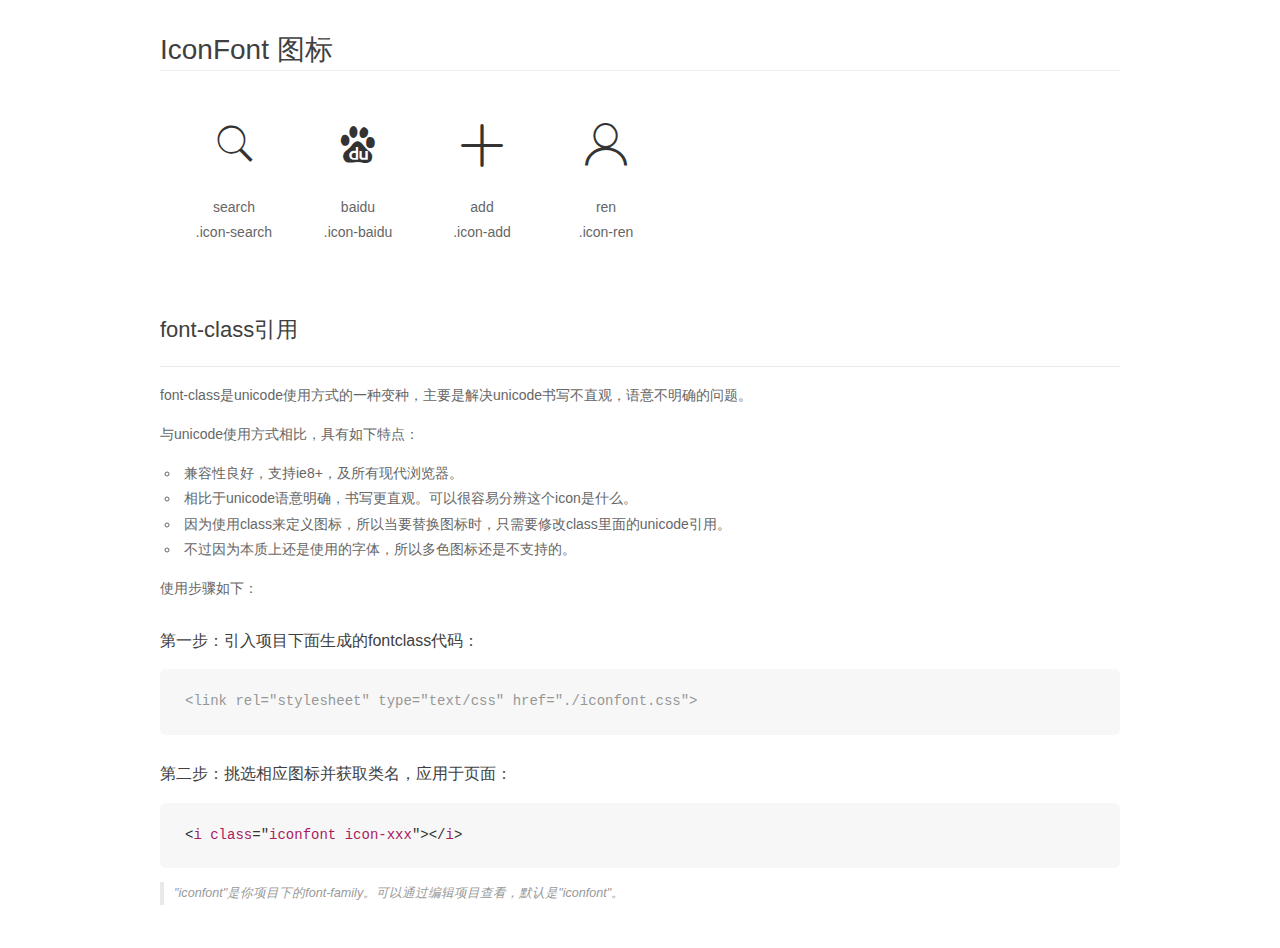
<file: font/demo_fontclass.html>
<!DOCTYPE html>
<html>
<head>
    <meta charset="utf-8"/>
    <title>IconFont</title>
    <link rel="stylesheet" href="demo.css">
    <link rel="stylesheet" href="iconfont.css">
</head>
<body>
    <div class="main markdown">
        <h1>IconFont 图标</h1>
        <ul class="icon_lists clear">
            
                <li>
                <i class="icon iconfont icon-search"></i>
                    <div class="name">search</div>
                    <div class="fontclass">.icon-search</div>
                </li>
            
                <li>
                <i class="icon iconfont icon-baidu"></i>
                    <div class="name">baidu</div>
                    <div class="fontclass">.icon-baidu</div>
                </li>
            
                <li>
                <i class="icon iconfont icon-add"></i>
                    <div class="name">add</div>
                    <div class="fontclass">.icon-add</div>
                </li>
            
                <li>
                <i class="icon iconfont icon-ren"></i>
                    <div class="name">ren</div>
                    <div class="fontclass">.icon-ren</div>
                </li>
            
        </ul>

        <h2 id="font-class-">font-class引用</h2>
        <hr>

        <p>font-class是unicode使用方式的一种变种，主要是解决unicode书写不直观，语意不明确的问题。</p>
        <p>与unicode使用方式相比，具有如下特点：</p>
        <ul>
        <li>兼容性良好，支持ie8+，及所有现代浏览器。</li>
        <li>相比于unicode语意明确，书写更直观。可以很容易分辨这个icon是什么。</li>
        <li>因为使用class来定义图标，所以当要替换图标时，只需要修改class里面的unicode引用。</li>
        <li>不过因为本质上还是使用的字体，所以多色图标还是不支持的。</li>
        </ul>
        <p>使用步骤如下：</p>
        <h3 id="-fontclass-">第一步：引入项目下面生成的fontclass代码：</h3>


        <pre><code class="lang-js hljs javascript"><span class="hljs-comment">&lt;link rel="stylesheet" type="text/css" href="./iconfont.css"&gt;</span></code></pre>
        <h3 id="-">第二步：挑选相应图标并获取类名，应用于页面：</h3>
        <pre><code class="lang-css hljs">&lt;<span class="hljs-selector-tag">i</span> <span class="hljs-selector-tag">class</span>="<span class="hljs-selector-tag">iconfont</span> <span class="hljs-selector-tag">icon-xxx</span>"&gt;&lt;/<span class="hljs-selector-tag">i</span>&gt;</code></pre>
        <blockquote>
        <p>"iconfont"是你项目下的font-family。可以通过编辑项目查看，默认是"iconfont"。</p>
        </blockquote>
    </div>
</body>
</html>
</file>
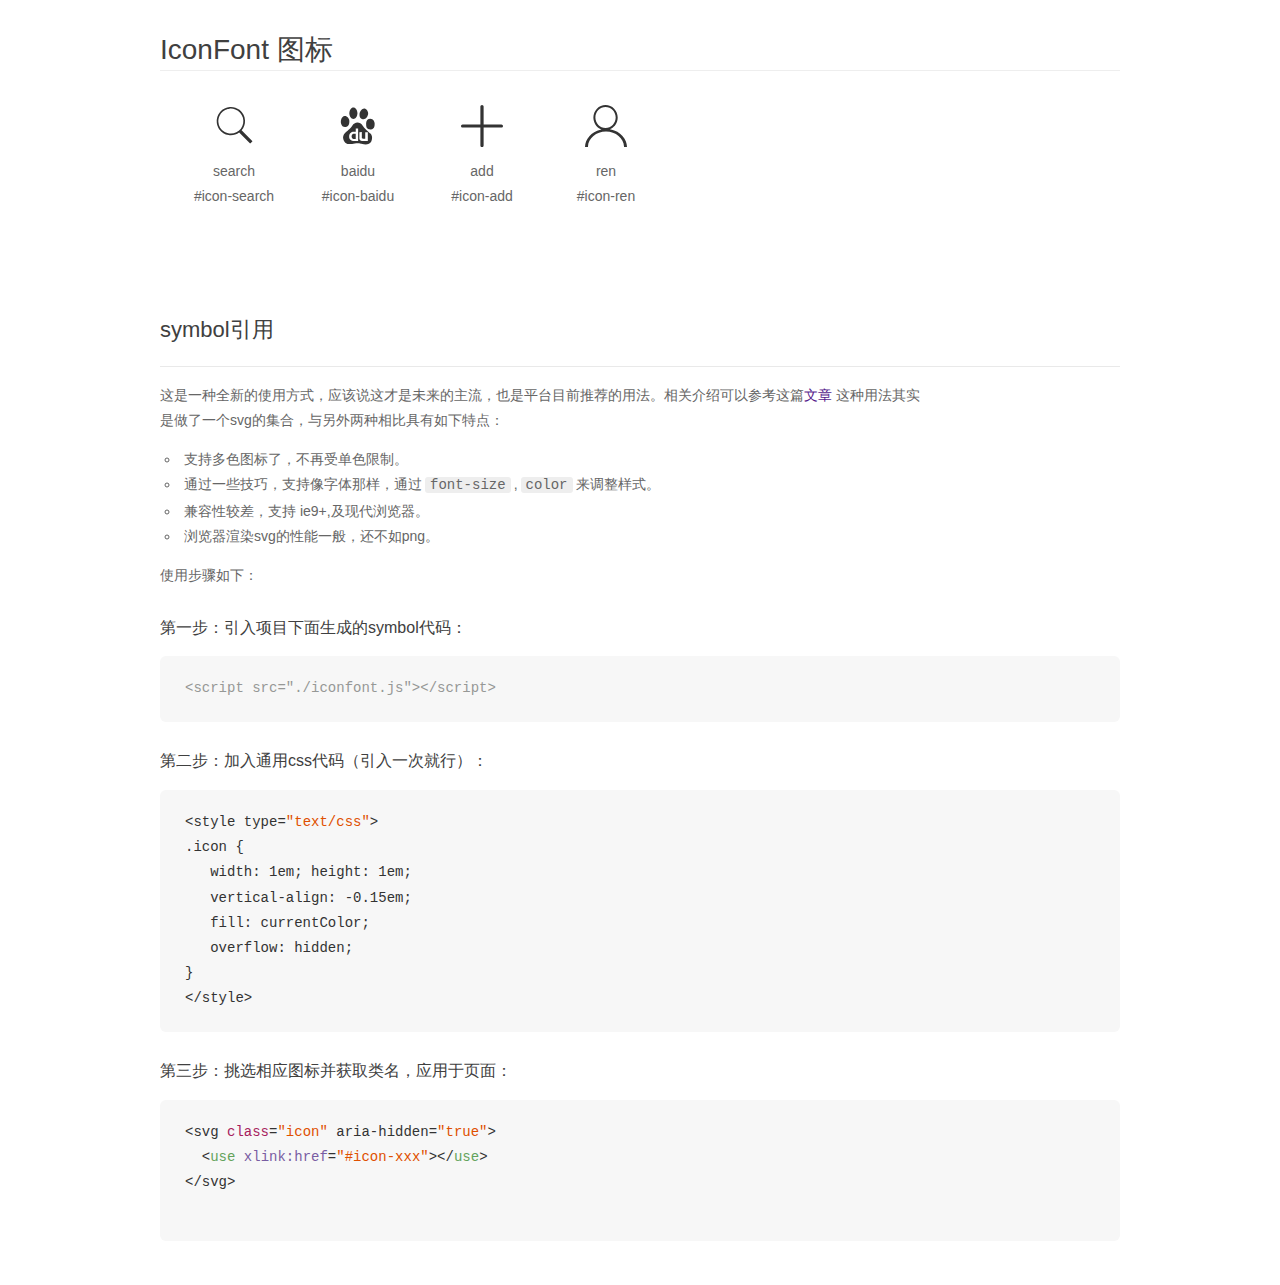
<file: font/demo_symbol.html>
<!DOCTYPE html>
<html>
<head>
    <meta charset="utf-8"/>
    <title>IconFont</title>
    <link rel="stylesheet" href="demo.css">
    <script src="iconfont.js"></script>

    <style type="text/css">
        .icon {
          /* 通过设置 font-size 来改变图标大小 */
          width: 1em; height: 1em;
          /* 图标和文字相邻时，垂直对齐 */
          vertical-align: -0.15em;
          /* 通过设置 color 来改变 SVG 的颜色/fill */
          fill: currentColor;
          /* path 和 stroke 溢出 viewBox 部分在 IE 下会显示
             normalize.css 中也包含这行 */
          overflow: hidden;
        }

    </style>
</head>
<body>
    <div class="main markdown">
        <h1>IconFont 图标</h1>
        <ul class="icon_lists clear">
            
                <li>
                    <svg class="icon" aria-hidden="true">
                        <use xlink:href="#icon-search"></use>
                    </svg>
                    <div class="name">search</div>
                    <div class="fontclass">#icon-search</div>
                </li>
            
                <li>
                    <svg class="icon" aria-hidden="true">
                        <use xlink:href="#icon-baidu"></use>
                    </svg>
                    <div class="name">baidu</div>
                    <div class="fontclass">#icon-baidu</div>
                </li>
            
                <li>
                    <svg class="icon" aria-hidden="true">
                        <use xlink:href="#icon-add"></use>
                    </svg>
                    <div class="name">add</div>
                    <div class="fontclass">#icon-add</div>
                </li>
            
                <li>
                    <svg class="icon" aria-hidden="true">
                        <use xlink:href="#icon-ren"></use>
                    </svg>
                    <div class="name">ren</div>
                    <div class="fontclass">#icon-ren</div>
                </li>
            
        </ul>


        <h2 id="symbol-">symbol引用</h2>
        <hr>

        <p>这是一种全新的使用方式，应该说这才是未来的主流，也是平台目前推荐的用法。相关介绍可以参考这篇<a href="">文章</a>
        这种用法其实是做了一个svg的集合，与另外两种相比具有如下特点：</p>
        <ul>
          <li>支持多色图标了，不再受单色限制。</li>
          <li>通过一些技巧，支持像字体那样，通过<code>font-size</code>,<code>color</code>来调整样式。</li>
          <li>兼容性较差，支持 ie9+,及现代浏览器。</li>
          <li>浏览器渲染svg的性能一般，还不如png。</li>
        </ul>
        <p>使用步骤如下：</p>
        <h3 id="-symbol-">第一步：引入项目下面生成的symbol代码：</h3>
        <pre><code class="lang-js hljs javascript"><span class="hljs-comment">&lt;script src="./iconfont.js"&gt;&lt;/script&gt;</span></code></pre>
        <h3 id="-css-">第二步：加入通用css代码（引入一次就行）：</h3>
        <pre><code class="lang-js hljs javascript">&lt;style type=<span class="hljs-string">"text/css"</span>&gt;
.icon {
   width: <span class="hljs-number">1</span>em; height: <span class="hljs-number">1</span>em;
   vertical-align: <span class="hljs-number">-0.15</span>em;
   fill: currentColor;
   overflow: hidden;
}
&lt;<span class="hljs-regexp">/style&gt;</span></code></pre>
        <h3 id="-">第三步：挑选相应图标并获取类名，应用于页面：</h3>
        <pre><code class="lang-js hljs javascript">&lt;svg <span class="hljs-class"><span class="hljs-keyword">class</span></span>=<span class="hljs-string">"icon"</span> aria-hidden=<span class="hljs-string">"true"</span>&gt;<span class="xml"><span class="hljs-tag">
  &lt;<span class="hljs-name">use</span> <span class="hljs-attr">xlink:href</span>=<span class="hljs-string">"#icon-xxx"</span>&gt;</span><span class="hljs-tag">&lt;/<span class="hljs-name">use</span>&gt;</span>
</span>&lt;<span class="hljs-regexp">/svg&gt;
        </span></code></pre>
    </div>
</body>
</html>
</file>
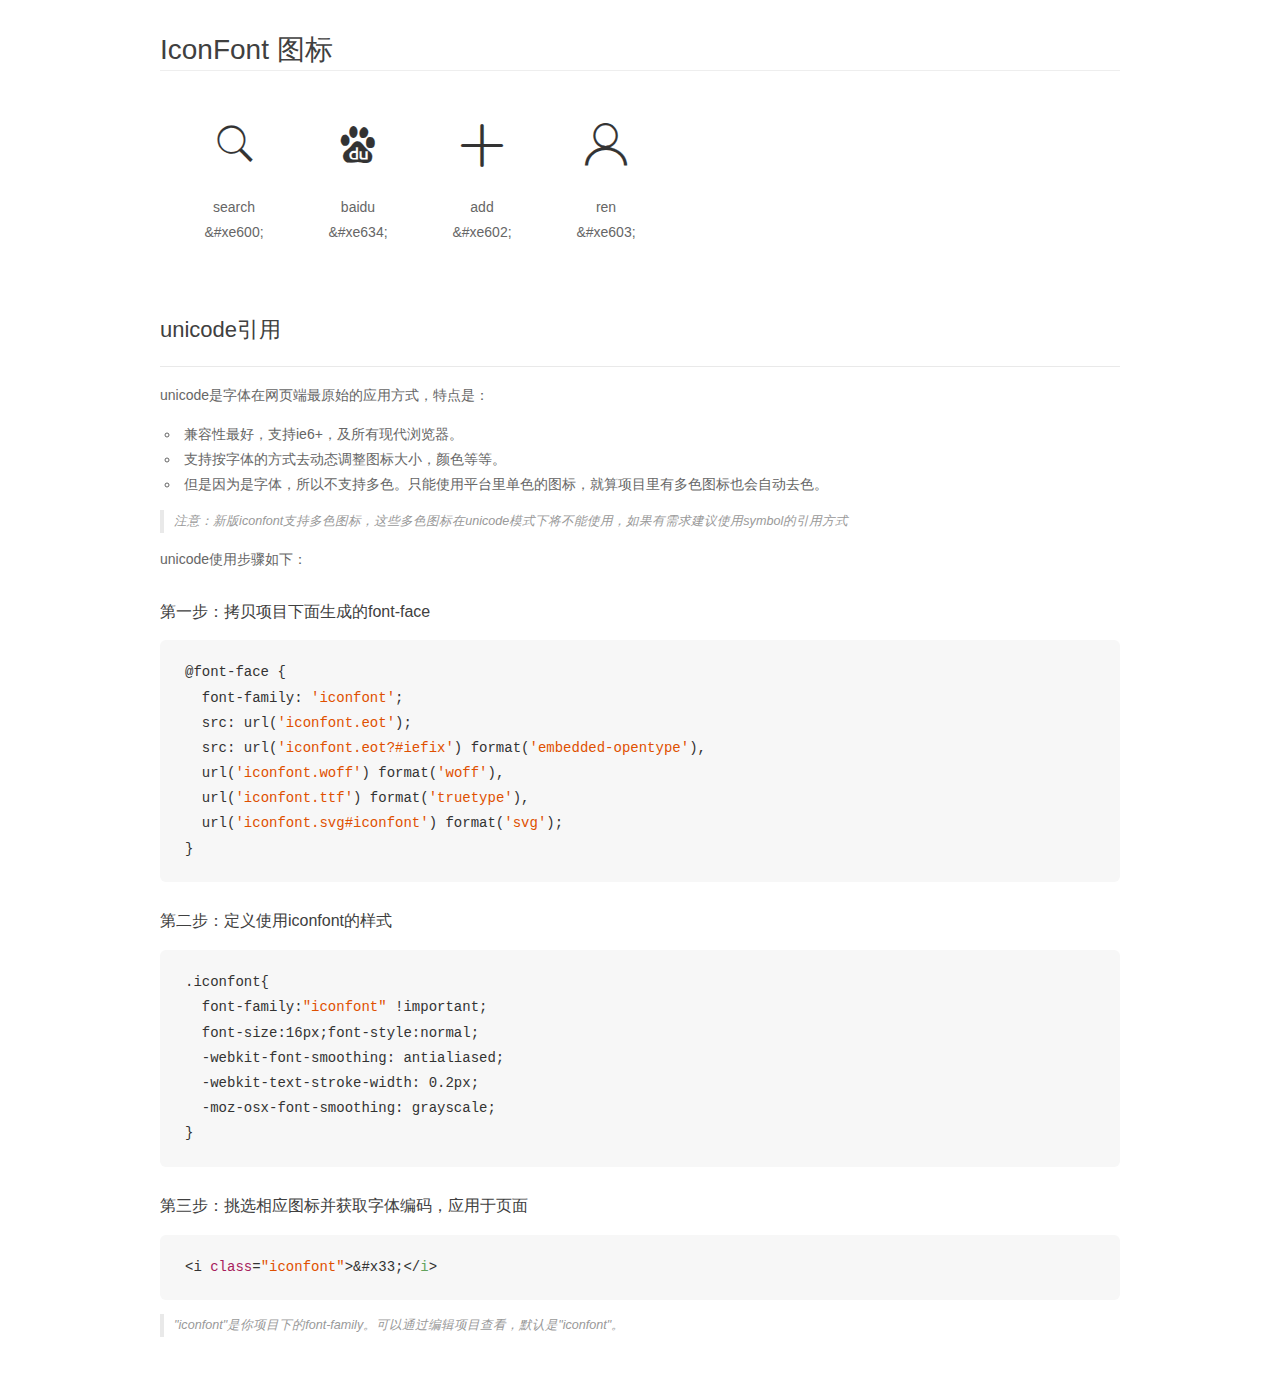
<file: font/demo_unicode.html>
<!DOCTYPE html>
<html>
<head>
    <meta charset="utf-8"/>
    <title>IconFont</title>
    <link rel="stylesheet" href="demo.css">

    <style type="text/css">

        @font-face {font-family: "iconfont";
          src: url('iconfont.eot'); /* IE9*/
          src: url('iconfont.eot#iefix') format('embedded-opentype'), /* IE6-IE8 */
          url('iconfont.woff') format('woff'), /* chrome, firefox */
          url('iconfont.ttf') format('truetype'), /* chrome, firefox, opera, Safari, Android, iOS 4.2+*/
          url('iconfont.svg#iconfont') format('svg'); /* iOS 4.1- */
        }

        .iconfont {
          font-family:"iconfont" !important;
          font-size:16px;
          font-style:normal;
          -webkit-font-smoothing: antialiased;
          -webkit-text-stroke-width: 0.2px;
          -moz-osx-font-smoothing: grayscale;
        }

    </style>
</head>
<body>
    <div class="main markdown">
        <h1>IconFont 图标</h1>
        <ul class="icon_lists clear">
            
                <li>
                <i class="icon iconfont">&#xe600;</i>
                    <div class="name">search</div>
                    <div class="code">&amp;#xe600;</div>
                </li>
            
                <li>
                <i class="icon iconfont">&#xe634;</i>
                    <div class="name">baidu</div>
                    <div class="code">&amp;#xe634;</div>
                </li>
            
                <li>
                <i class="icon iconfont">&#xe602;</i>
                    <div class="name">add</div>
                    <div class="code">&amp;#xe602;</div>
                </li>
            
                <li>
                <i class="icon iconfont">&#xe603;</i>
                    <div class="name">ren</div>
                    <div class="code">&amp;#xe603;</div>
                </li>
            
        </ul>
        <h2 id="unicode-">unicode引用</h2>
        <hr>

        <p>unicode是字体在网页端最原始的应用方式，特点是：</p>
        <ul>
        <li>兼容性最好，支持ie6+，及所有现代浏览器。</li>
        <li>支持按字体的方式去动态调整图标大小，颜色等等。</li>
        <li>但是因为是字体，所以不支持多色。只能使用平台里单色的图标，就算项目里有多色图标也会自动去色。</li>
        </ul>
        <blockquote>
        <p>注意：新版iconfont支持多色图标，这些多色图标在unicode模式下将不能使用，如果有需求建议使用symbol的引用方式</p>
        </blockquote>
        <p>unicode使用步骤如下：</p>
        <h3 id="-font-face">第一步：拷贝项目下面生成的font-face</h3>
        <pre><code class="lang-js hljs javascript">@font-face {
  font-family: <span class="hljs-string">'iconfont'</span>;
  src: url(<span class="hljs-string">'iconfont.eot'</span>);
  src: url(<span class="hljs-string">'iconfont.eot?#iefix'</span>) format(<span class="hljs-string">'embedded-opentype'</span>),
  url(<span class="hljs-string">'iconfont.woff'</span>) format(<span class="hljs-string">'woff'</span>),
  url(<span class="hljs-string">'iconfont.ttf'</span>) format(<span class="hljs-string">'truetype'</span>),
  url(<span class="hljs-string">'iconfont.svg#iconfont'</span>) format(<span class="hljs-string">'svg'</span>);
}
</code></pre>
        <h3 id="-iconfont-">第二步：定义使用iconfont的样式</h3>
        <pre><code class="lang-js hljs javascript">.iconfont{
  font-family:<span class="hljs-string">"iconfont"</span> !important;
  font-size:<span class="hljs-number">16</span>px;font-style:normal;
  -webkit-font-smoothing: antialiased;
  -webkit-text-stroke-width: <span class="hljs-number">0.2</span>px;
  -moz-osx-font-smoothing: grayscale;
}
</code></pre>
        <h3 id="-">第三步：挑选相应图标并获取字体编码，应用于页面</h3>
        <pre><code class="lang-js hljs javascript">&lt;i <span class="hljs-class"><span class="hljs-keyword">class</span></span>=<span class="hljs-string">"iconfont"</span>&gt;&amp;#x33;<span class="xml"><span class="hljs-tag">&lt;/<span class="hljs-name">i</span>&gt;</span></span></code></pre>

        <blockquote>
        <p>"iconfont"是你项目下的font-family。可以通过编辑项目查看，默认是"iconfont"。</p>
        </blockquote>
    </div>


</body>
</html>
</file>
<file: font/iconfont.css>
@font-face {font-family: "iconfont";
  src: url('iconfont.eot?t=1485948931181'); /* IE9*/
  src: url('iconfont.eot?t=1485948931181#iefix') format('embedded-opentype'), /* IE6-IE8 */
  url('iconfont.woff?t=1485948931181') format('woff'), /* chrome, firefox */
  url('iconfont.ttf?t=1485948931181') format('truetype'), /* chrome, firefox, opera, Safari, Android, iOS 4.2+*/
  url('iconfont.svg?t=1485948931181#iconfont') format('svg'); /* iOS 4.1- */
}

.iconfont {
  font-family:"iconfont" !important;
  font-size:16px;
  font-style:normal;
  -webkit-font-smoothing: antialiased;
  -moz-osx-font-smoothing: grayscale;
}

.icon-search:before { content: "\e600"; }

.icon-baidu:before { content: "\e634"; }

.icon-add:before { content: "\e602"; }

.icon-ren:before { content: "\e603"; }
</file>
<file: font/demo.css>
*{margin: 0;padding: 0;list-style: none;}
/*
KISSY CSS Reset
理念：1. reset 的目的不是清除浏览器的默认样式，这仅是部分工作。清除和重置是紧密不可分的。
2. reset 的目的不是让默认样式在所有浏览器下一致，而是减少默认样式有可能带来的问题。
3. reset 期望提供一套普适通用的基础样式。但没有银弹，推荐根据具体需求，裁剪和修改后再使用。
特色：1. 适应中文；2. 基于最新主流浏览器。
维护：玉伯<lifesinger@gmail.com>, 正淳<ragecarrier@gmail.com>
 */

/** 清除内外边距 **/
body, h1, h2, h3, h4, h5, h6, hr, p, blockquote, /* structural elements 结构元素 */
dl, dt, dd, ul, ol, li, /* list elements 列表元素 */
pre, /* text formatting elements 文本格式元素 */
form, fieldset, legend, button, input, textarea, /* form elements 表单元素 */
th, td /* table elements 表格元素 */ {
  margin: 0;
  padding: 0;
}

/** 设置默认字体 **/
body,
button, input, select, textarea /* for ie */ {
  font: 12px/1.5 tahoma, arial, \5b8b\4f53, sans-serif;
}
h1, h2, h3, h4, h5, h6 { font-size: 100%; }
address, cite, dfn, em, var { font-style: normal; } /* 将斜体扶正 */
code, kbd, pre, samp { font-family: courier new, courier, monospace; } /* 统一等宽字体 */
small { font-size: 12px; } /* 小于 12px 的中文很难阅读，让 small 正常化 */

/** 重置列表元素 **/
ul, ol { list-style: none; }

/** 重置文本格式元素 **/
a { text-decoration: none; }
a:hover { text-decoration: underline; }


/** 重置表单元素 **/
legend { color: #000; } /* for ie6 */
fieldset, img { border: 0; } /* img 搭车：让链接里的 img 无边框 */
button, input, select, textarea { font-size: 100%; } /* 使得表单元素在 ie 下能继承字体大小 */
/* 注：optgroup 无法扶正 */

/** 重置表格元素 **/
table { border-collapse: collapse; border-spacing: 0; }

/* 清除浮动 */
.ks-clear:after, .clear:after {
  content: '\20';
  display: block;
  height: 0;
  clear: both;
}
.ks-clear, .clear {
  *zoom: 1;
}

.main {
  padding: 30px 100px;
width: 960px;
margin: 0 auto;
}
.main h1{font-size:36px; color:#333; text-align:left;margin-bottom:30px; border-bottom: 1px solid #eee;}

.helps{margin-top:40px;}
.helps pre{
  padding:20px;
  margin:10px 0;
  border:solid 1px #e7e1cd;
  background-color: #fffdef;
  overflow: auto;
}

.icon_lists{
  width: 100% !important;

}

.icon_lists li{
  float:left;
  width: 100px;
  height:180px;
  text-align: center;
  list-style: none !important;
}
.icon_lists .icon{
  font-size: 42px;
  line-height: 100px;
  margin: 10px 0;
  color:#333;
  -webkit-transition: font-size 0.25s ease-out 0s;
  -moz-transition: font-size 0.25s ease-out 0s;
  transition: font-size 0.25s ease-out 0s;

}
.icon_lists .icon:hover{
  font-size: 100px;
}



.markdown {
  color: #666;
  font-size: 14px;
  line-height: 1.8;
}

.highlight {
  line-height: 1.5;
}

.markdown img {
  vertical-align: middle;
  max-width: 100%;
}

.markdown h1 {
  color: #404040;
  font-weight: 500;
  line-height: 40px;
  margin-bottom: 24px;
}

.markdown h2,
.markdown h3,
.markdown h4,
.markdown h5,
.markdown h6 {
  color: #404040;
  margin: 1.6em 0 0.6em 0;
  font-weight: 500;
  clear: both;
}

.markdown h1 {
  font-size: 28px;
}

.markdown h2 {
  font-size: 22px;
}

.markdown h3 {
  font-size: 16px;
}

.markdown h4 {
  font-size: 14px;
}

.markdown h5 {
  font-size: 12px;
}

.markdown h6 {
  font-size: 12px;
}

.markdown hr {
  height: 1px;
  border: 0;
  background: #e9e9e9;
  margin: 16px 0;
  clear: both;
}

.markdown p,
.markdown pre {
  margin: 1em 0;
}

.markdown > p,
.markdown > blockquote,
.markdown > .highlight,
.markdown > ol,
.markdown > ul {
  width: 80%;
}

.markdown ul > li {
  list-style: circle;
}

.markdown > ul li,
.markdown blockquote ul > li {
  margin-left: 20px;
  padding-left: 4px;
}

.markdown > ul li p,
.markdown > ol li p {
  margin: 0.6em 0;
}

.markdown ol > li {
  list-style: decimal;
}

.markdown > ol li,
.markdown blockquote ol > li {
  margin-left: 20px;
  padding-left: 4px;
}

.markdown code {
  margin: 0 3px;
  padding: 0 5px;
  background: #eee;
  border-radius: 3px;
}

.markdown pre {
  border-radius: 6px;
  background: #f7f7f7;
  padding: 20px;
}

.markdown pre code {
  border: none;
  background: #f7f7f7;
  margin: 0;
}

.markdown strong,
.markdown b {
  font-weight: 600;
}

.markdown > table {
  border-collapse: collapse;
  border-spacing: 0px;
  empty-cells: show;
  border: 1px solid #e9e9e9;
  width: 95%;
  margin-bottom: 24px;
}

.markdown > table th {
  white-space: nowrap;
  color: #333;
  font-weight: 600;

}

.markdown > table th,
.markdown > table td {
  border: 1px solid #e9e9e9;
  padding: 8px 16px;
  text-align: left;
}

.markdown > table th {
  background: #F7F7F7;
}

.markdown blockquote {
  font-size: 90%;
  color: #999;
  border-left: 4px solid #e9e9e9;
  padding-left: 0.8em;
  margin: 1em 0;
  font-style: italic;
}

.markdown blockquote p {
  margin: 0;
}

.markdown .anchor {
  opacity: 0;
  transition: opacity 0.3s ease;
  margin-left: 8px;
}

.markdown .waiting {
  color: #ccc;
}

.markdown h1:hover .anchor,
.markdown h2:hover .anchor,
.markdown h3:hover .anchor,
.markdown h4:hover .anchor,
.markdown h5:hover .anchor,
.markdown h6:hover .anchor {
  opacity: 1;
  display: inline-block;
}

.markdown > br,
.markdown > p > br {
  clear: both;
}


.hljs {
  display: block;
  background: white;
  padding: 0.5em;
  color: #333333;
  overflow-x: auto;
}

.hljs-comment,
.hljs-meta {
  color: #969896;
}

.hljs-string,
.hljs-variable,
.hljs-template-variable,
.hljs-strong,
.hljs-emphasis,
.hljs-quote {
  color: #df5000;
}

.hljs-keyword,
.hljs-selector-tag,
.hljs-type {
  color: #a71d5d;
}

.hljs-literal,
.hljs-symbol,
.hljs-bullet,
.hljs-attribute {
  color: #0086b3;
}

.hljs-section,
.hljs-name {
  color: #63a35c;
}

.hljs-tag {
  color: #333333;
}

.hljs-title,
.hljs-attr,
.hljs-selector-id,
.hljs-selector-class,
.hljs-selector-attr,
.hljs-selector-pseudo {
  color: #795da3;
}

.hljs-addition {
  color: #55a532;
  background-color: #eaffea;
}

.hljs-deletion {
  color: #bd2c00;
  background-color: #ffecec;
}

.hljs-link {
  text-decoration: underline;
}

pre{
  background: #fff;
}
</file>
